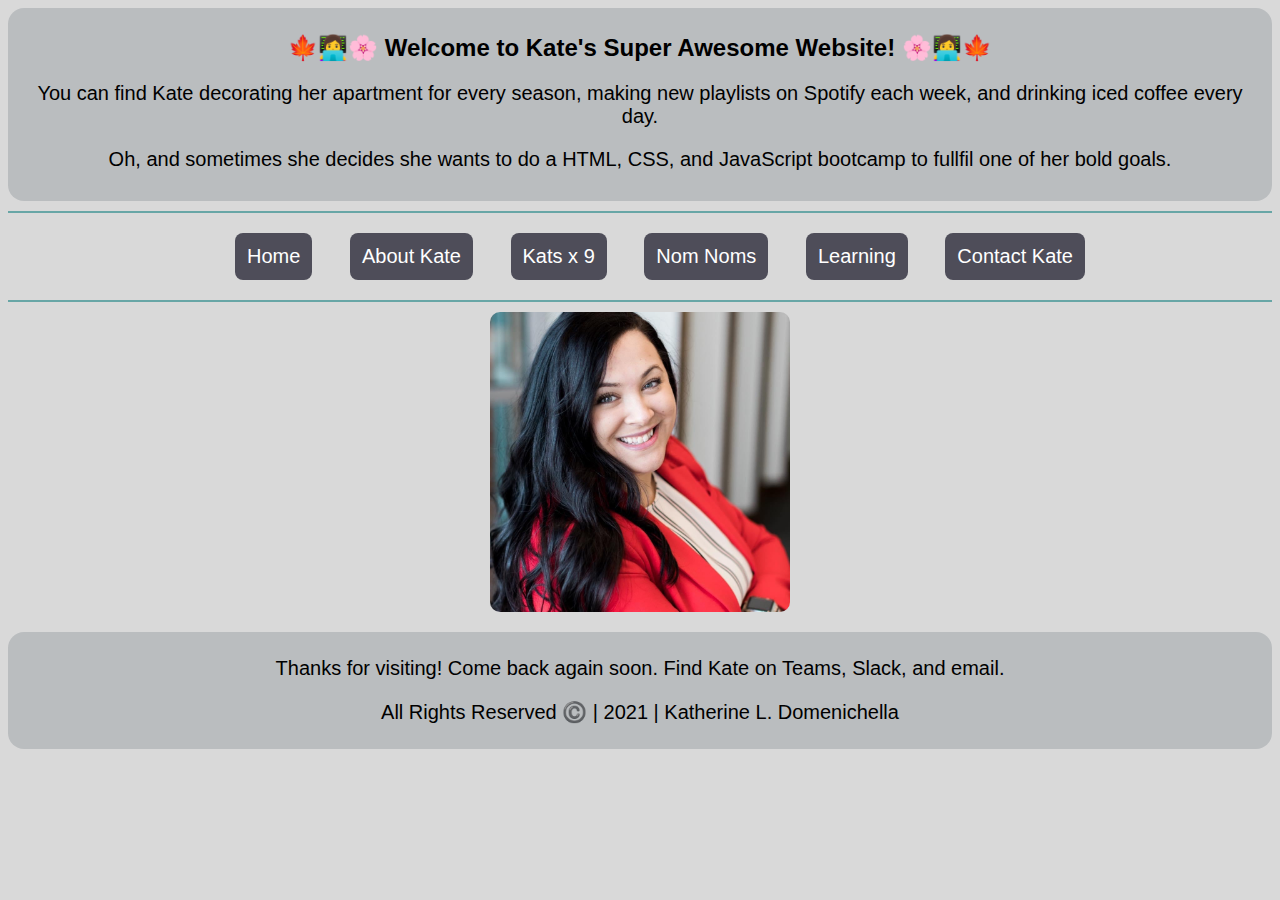
<file: index.html>
<!DOCTYPE html>
<html lang="en">
    <head>
        <meta charset="UTF-8">
        <title>Home</title>
        <link rel="stylesheet" href="./website.css">
        <link rel="preconnect" href="https://fonts.googleapis.com">
        <link rel="preconnect" href="https://fonts.gstatic.com" crossorigin>
        <link href="https://fonts.googleapis.com/css2?family=Raleway:wght@300&family=Shadows+Into+Light&display=swap" rel="stylesheet">
    </head>
    <body>
        <header>
            <h1>🍁👩‍💻🌸 Welcome to Kate's Super Awesome Website! 🌸👩‍💻🍁</h1>
            <p>You can find Kate decorating her apartment for every season, making new playlists on Spotify each week, and drinking iced coffee every day.</p><p>Oh, and sometimes she decides she wants to do a HTML, CSS, and JavaScript bootcamp to fullfil one of her bold goals.</p>
        </header>
        <nav>
            <ul>
                <li><a href="./index.html">Home</a></li>
                <li><a href="./about.html">About Kate</a></li>
                <li><a href="./cats.html">Kats x 9</a></li>
                <li><a href="./food.html">Nom Noms</a></li>
                <li><a href="./projects.html">Learning</a></li>
                <li><a href="./contact.html">Contact Kate</a></li>
            </ul>
            </nav> 
        <section class="homepage">
            <img src="./images/Headshot.jpg" height="300px" width="300px">
        </section>
    <footer>
        <p>Thanks for visiting! Come back again soon. Find Kate on Teams, Slack, and email.</p>
        <p>All Rights Reserved ©️ | 2021 | Katherine L. Domenichella</p>
    </footer>
</body>
</html>
</file>
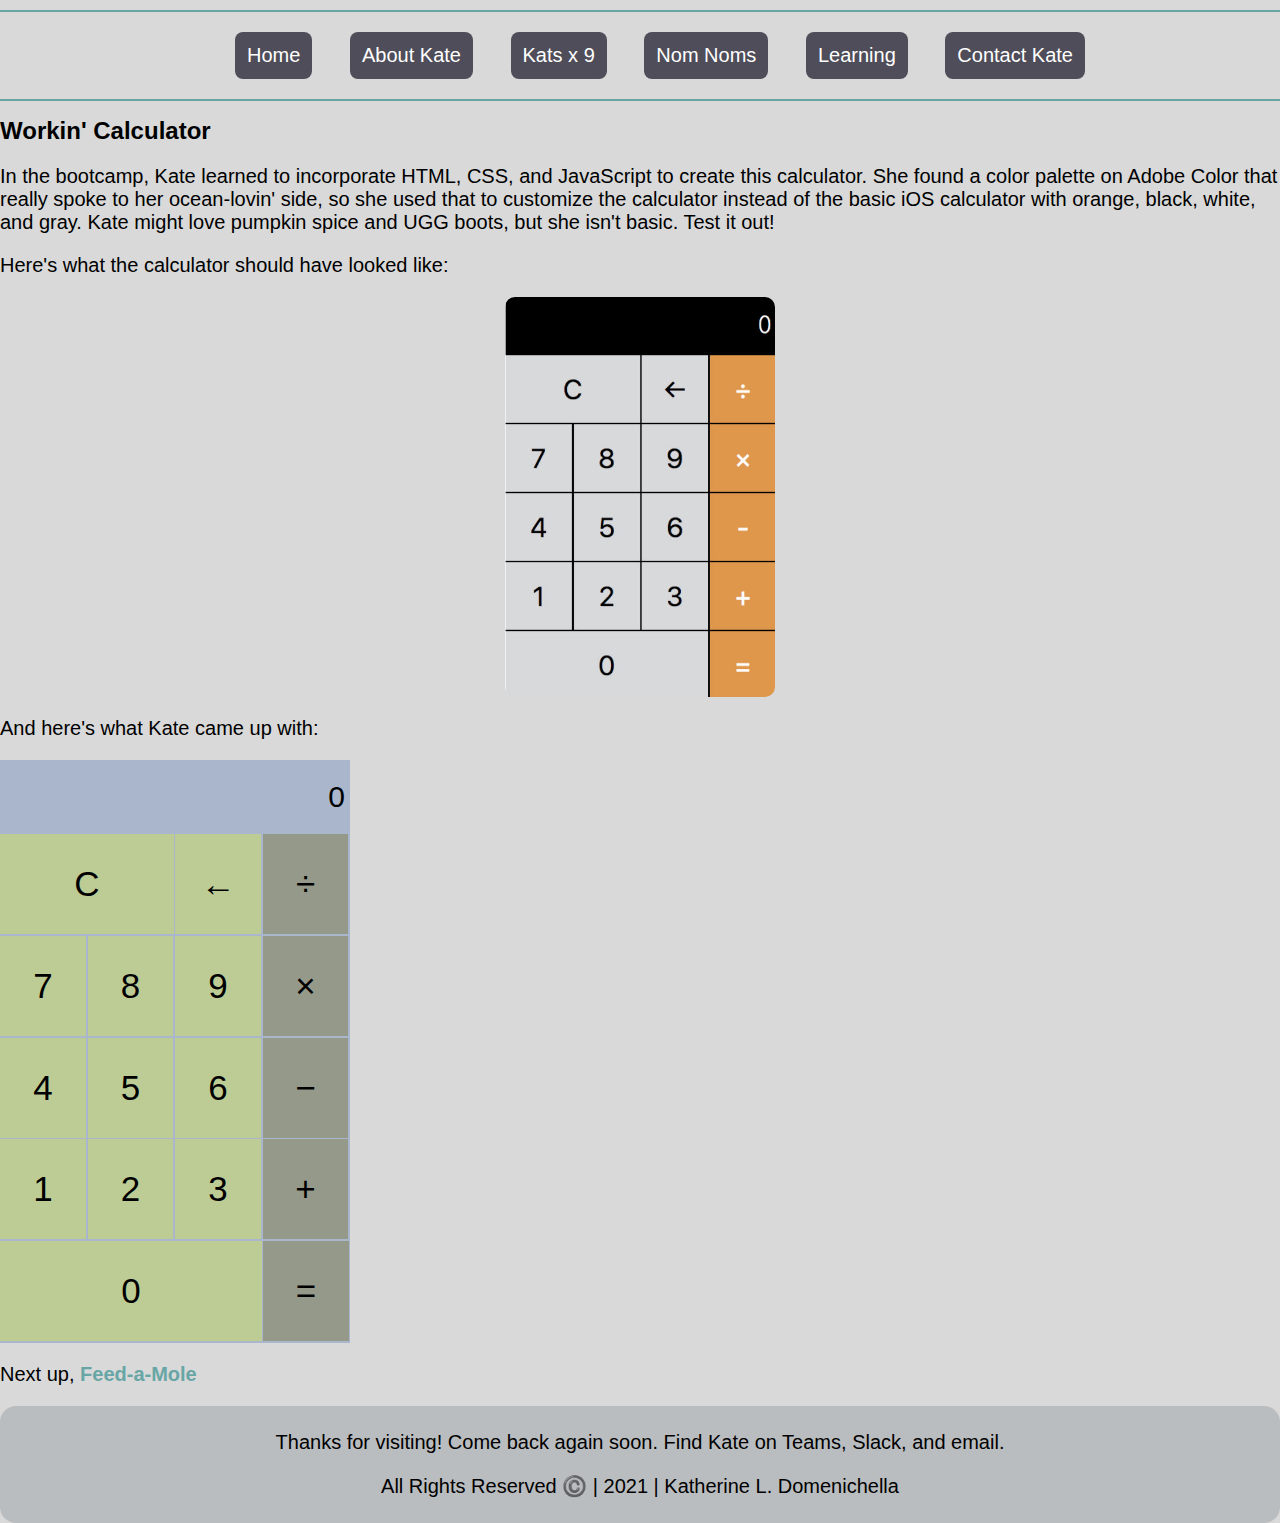
<file: calculator.html>
<!DOCTYPE html>
<html lang="en">
    <head>
        <meta charset="UTF-8">
        <title>Learning</title>
        <link rel="stylesheet" href="./calculator.css">
        <link rel="stylesheet" href="./website.css">
    </head>
    <body>
            <nav>
                <ul>
                    <li><a href="./index.html">Home</a></li>
                    <li><a href="./about.html">About Kate</a></li>
                    <li><a href="./cats.html">Kats x 9</a></li>
                    <li><a href="./food.html">Nom Noms</a></li>
                    <li><a href="./projects.html">Learning</a></li>
                    <li><a href="./contact.html">Contact Kate</a></li>
                </ul>
                </nav>
            <h1>Workin' Calculator</h1>
            <p>In the bootcamp, Kate learned to incorporate HTML, CSS, and JavaScript to create this calculator. She found a color palette on Adobe Color that really spoke to her ocean-lovin' side, so she used that to customize the calculator instead of the basic iOS calculator with orange, black, white, and gray. Kate might love pumpkin spice and UGG boots, but she isn't basic. Test it out!</p>
            <p>Here's what the calculator should have looked like:</p>
            <img src="./images/OG_Calculator.jpg" alt="Original Calculator" height="400px">
            <p>And here's what Kate came up with:</p>
                <div class="wrapper">
                    <section class="screen">
                        0
                    </section>
                    <section class="calc-buttons">
                        <div class="calc-button-row">   
                            <button class="calc-button double">C</button>
                            <button class="calc-button">&larr;</button>
                            <button class="calc-button">&divide;</button>
                        </div>
                        <div class="calc-button-row">   
                            <button class="calc-button">7</button>
                            <button class="calc-button">8</button>
                            <button class="calc-button">9</button>
                            <button class="calc-button">&times;</button>
                        </div>
                        <div class="calc-button-row">   
                            <button class="calc-button">4</button>
                            <button class="calc-button">5</button>
                            <button class="calc-button">6</button>
                            <button class="calc-button">&minus;</button>
                        </div>
                        <div class="calc-button-row">   
                            <button class="calc-button">1</button>
                            <button class="calc-button">2</button>
                            <button class="calc-button">3</button>
                            <button class="calc-button">&plus;</button>
                        </div>
                        <div class="calc-button-row"> 
                            <button class="calc-button triple">0</button>
                            <button class="calc-button">&equals;</button>
                        </div>
                        </section>
                </div>
<script src="./projects.js"></script>
<p>Next up, <a class="reglink" href="./mole.html">Feed-a-Mole</a></p>
</body>
<footer>
    <p>Thanks for visiting! Come back again soon. Find Kate on Teams, Slack, and email.</p>
    <p>All Rights Reserved ©️ | 2021 | Katherine L. Domenichella</p>
</footer>
</html>
</file>
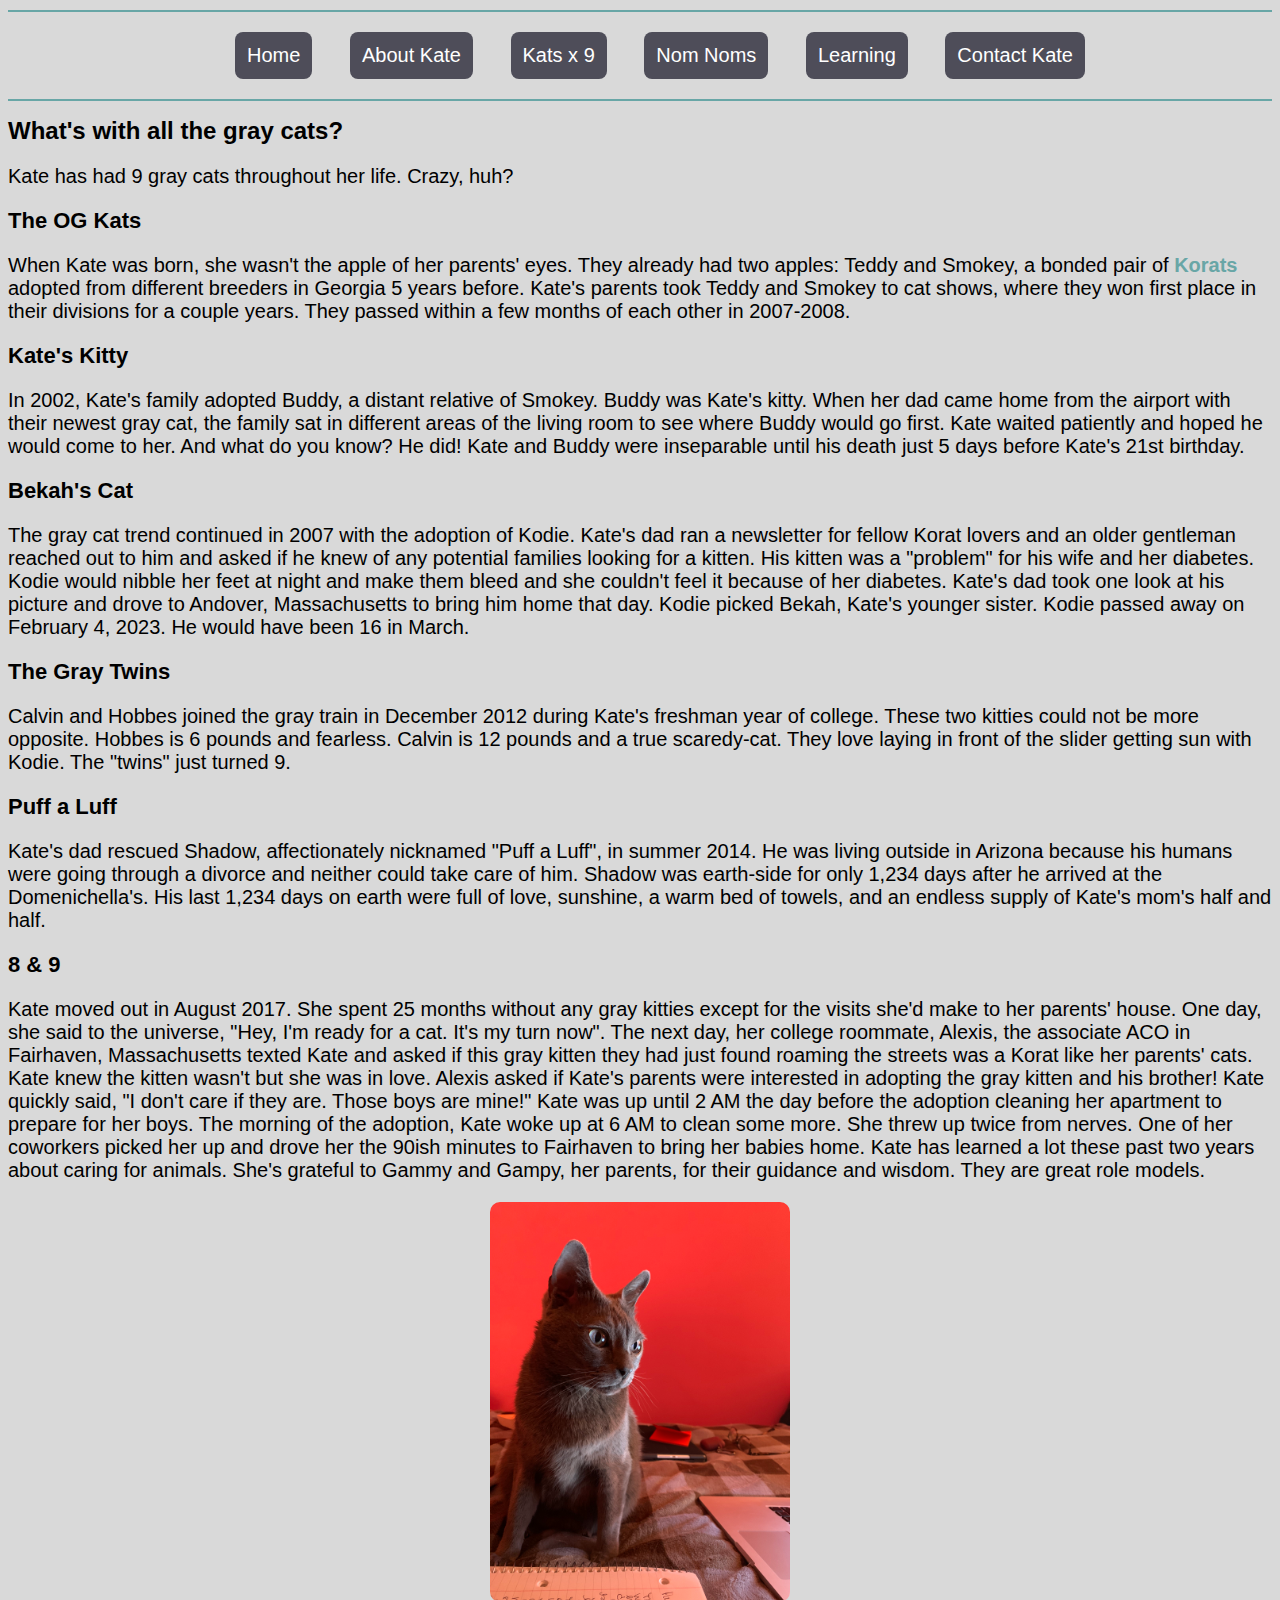
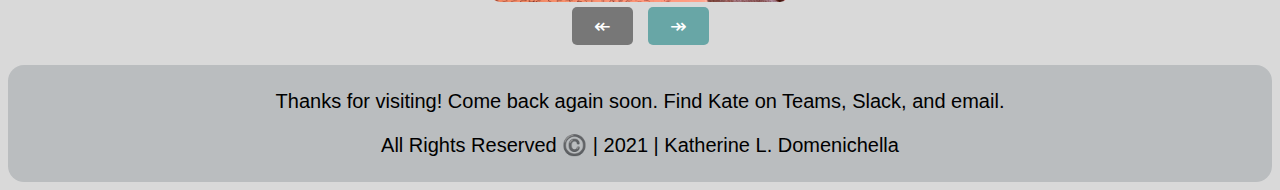
<file: cats.html>
<!DOCTYPE html>
<html lang="en">
    <head>
        <meta charset="UTF-8">
        <title>Kats x 9</title>
        <link rel="stylesheet" href="./website.css">
        <link rel="stylesheet" href="./gallery.css">
    </head>
    <body>
            <nav>
                <ul>
                    <li><a href="./index.html">Home</a></li>
                    <li><a href="./about.html">About Kate</a></li>
                    <li><a href="./cats.html">Kats x 9</a></li>
                    <li><a href="./food.html">Nom Noms</a></li>
                    <li><a href="./projects.html">Learning</a></li>
                    <li><a href="./contact.html">Contact Kate</a></li>
                </ul>
                </nav>
        <h1>What's with all the gray cats?</h1>
        <p>Kate has had 9 gray cats throughout her life. Crazy, huh?</p>
        <h2>The OG Kats</h2>
        <p>When Kate was born, she wasn't the apple of her parents' eyes. They already had two apples: Teddy and Smokey, a bonded pair of <a class="reglink" href="https://www.google.com/search?q=korat&rlz=1C1ONGR_enUS937US937&sxsrf=AOaemvKZpriGVO28A6xd4QGDqB_-5pWV-Q:1632966736809&source=lnms&tbm=isch&sa=X&ved=2ahUKEwjAw5uSy6XzAhVmlmoFHcy1AhoQ_AUoAXoECAEQAw&biw=1280&bih=577&dpr=1.5" target="_blank" rel="noopener noreferrer">Korats</a> adopted from different breeders in Georgia 5 years before. Kate's parents took Teddy and Smokey to cat shows, where they won first place in their divisions for a couple years. They passed within a few months of each other in 2007-2008.</p>
        <h2>Kate's Kitty</h2>
        <p>In 2002, Kate's family adopted Buddy, a distant relative of Smokey. Buddy was Kate's kitty. When her dad came home from the airport with their newest gray cat, the family sat in different areas of the living room to see where Buddy would go first. Kate waited patiently and hoped he would come to her. And what do you know? He did! Kate and Buddy were inseparable until his death just 5 days before Kate's 21st birthday.</p>
        <h2>Bekah's Cat</h2>
        <p>The gray cat trend continued in 2007 with the adoption of Kodie. Kate's dad ran a newsletter for fellow Korat lovers and an older gentleman reached out to him and asked if he knew of any potential families looking for a kitten. His kitten was a "problem" for his wife and her diabetes. Kodie would nibble her feet at night and make them bleed and she couldn't feel it because of her diabetes. Kate's dad took one look at his picture and drove to Andover, Massachusetts to bring him home that day. Kodie picked Bekah, Kate's younger sister. Kodie passed away on February 4, 2023. He would have been 16 in March. </p>
        <h2>The Gray Twins</h2>
        <p>Calvin and Hobbes joined the gray train in December 2012 during Kate's freshman year of college. These two kitties could not be more opposite. Hobbes is 6 pounds and fearless. Calvin is 12 pounds and a true scaredy-cat. They love laying in front of the slider getting sun with Kodie. The "twins" just turned 9.</p>
        <h2>Puff a Luff</h2>
        <p>Kate's dad rescued Shadow, affectionately nicknamed "Puff a Luff", in summer 2014. He was living outside in Arizona because his humans were going through a divorce and neither could take care of him. Shadow was earth-side for only 1,234 days after he arrived at the Domenichella's. His last 1,234 days on earth were full of love, sunshine, a warm bed of towels, and an endless supply of Kate's mom's half and half.</p>
        <h2>8 & 9</h2>
        <p>Kate moved out in August 2017. She spent 25 months without any gray kitties except for the visits she'd make to her parents' house. One day, she said to the universe, "Hey, I'm ready for a cat. It's my turn now". The next day, her college roommate, Alexis, the associate ACO in Fairhaven, Massachusetts texted Kate and asked if this gray kitten they had just found roaming the streets was a Korat like her parents' cats. Kate knew the kitten wasn't but she was in love. Alexis asked if Kate's parents were interested in adopting the gray kitten and his brother! Kate quickly said, "I don't care if they are. Those boys are mine!" Kate was up until 2 AM the day before the adoption cleaning her apartment to prepare for her boys. The morning of the adoption, Kate woke up at 6 AM to clean some more. She threw up twice from nerves. One of her coworkers picked her up and drove her the 90ish minutes to Fairhaven to bring her babies home. Kate has learned a lot these past two years about caring for animals. She's grateful to Gammy and Gampy, her parents, for their guidance and wisdom. They are great role models.</p>
        <div class="image-gallery">
            <img src="./images/kodie.JPG" alt="Kodie" class="gallery-img active"/>
            <img src="./images/calvin.JPG" alt="Calvin" class="gallery-img"/>
            <img src="./images/hobbes.JPG" alt="Hobbes" class="gallery-img"/>
            <img src="./images/parentsboys.jpg" alt="KodieCalvinHobbes" class="gallery-img"/>
            <img src="./images/buddy.jpg" alt="Buddy" class="gallery-img"/>
            <img src="./images/shadow.jpg" alt="Shadow" class="gallery-img"/>
            <img src="./images/theboysagain.jpg" alt="LouandGrey" class="gallery-img"/>
            <img src="./images/g_grey.jpg" alt="Grey" class="gallery-img"/>
            <img src="./images/g_lou.jpg" alt="Lou" class="gallery-img"/>
            <img src="./images/theboys.jpg" alt="LouandGrey" class="gallery-img"/>
            <img src="./images/g_grey_cookie.jpg" alt="Grey" class="gallery-img"/>
            <img src="./images/g_lou_cup.jpg" alt="Lou" class="gallery-img"/>
            <img src="./images/myboys.JPG" alt="LouandGrey" class="gallery-img"/>
            <img src="./images/greybie.JPG" alt="Grey" class="gallery-img"/>
            <img src="./images/poolou.JPG" alt="Lou" class="gallery-img"/>
        </div>
        <div class="btns">
            <button disabled class="btn prev">&Larr;</button>
            <button class="btn next">&Rarr;</button>
        </div>
    <script src="./gallery.js"></script>
    </body>
    <footer>
        <p>Thanks for visiting! Come back again soon. Find Kate on Teams, Slack, and email.</p>
        <p>All Rights Reserved ©️ | 2021 | Katherine L. Domenichella</p>
    </footer>
</html>
</file>
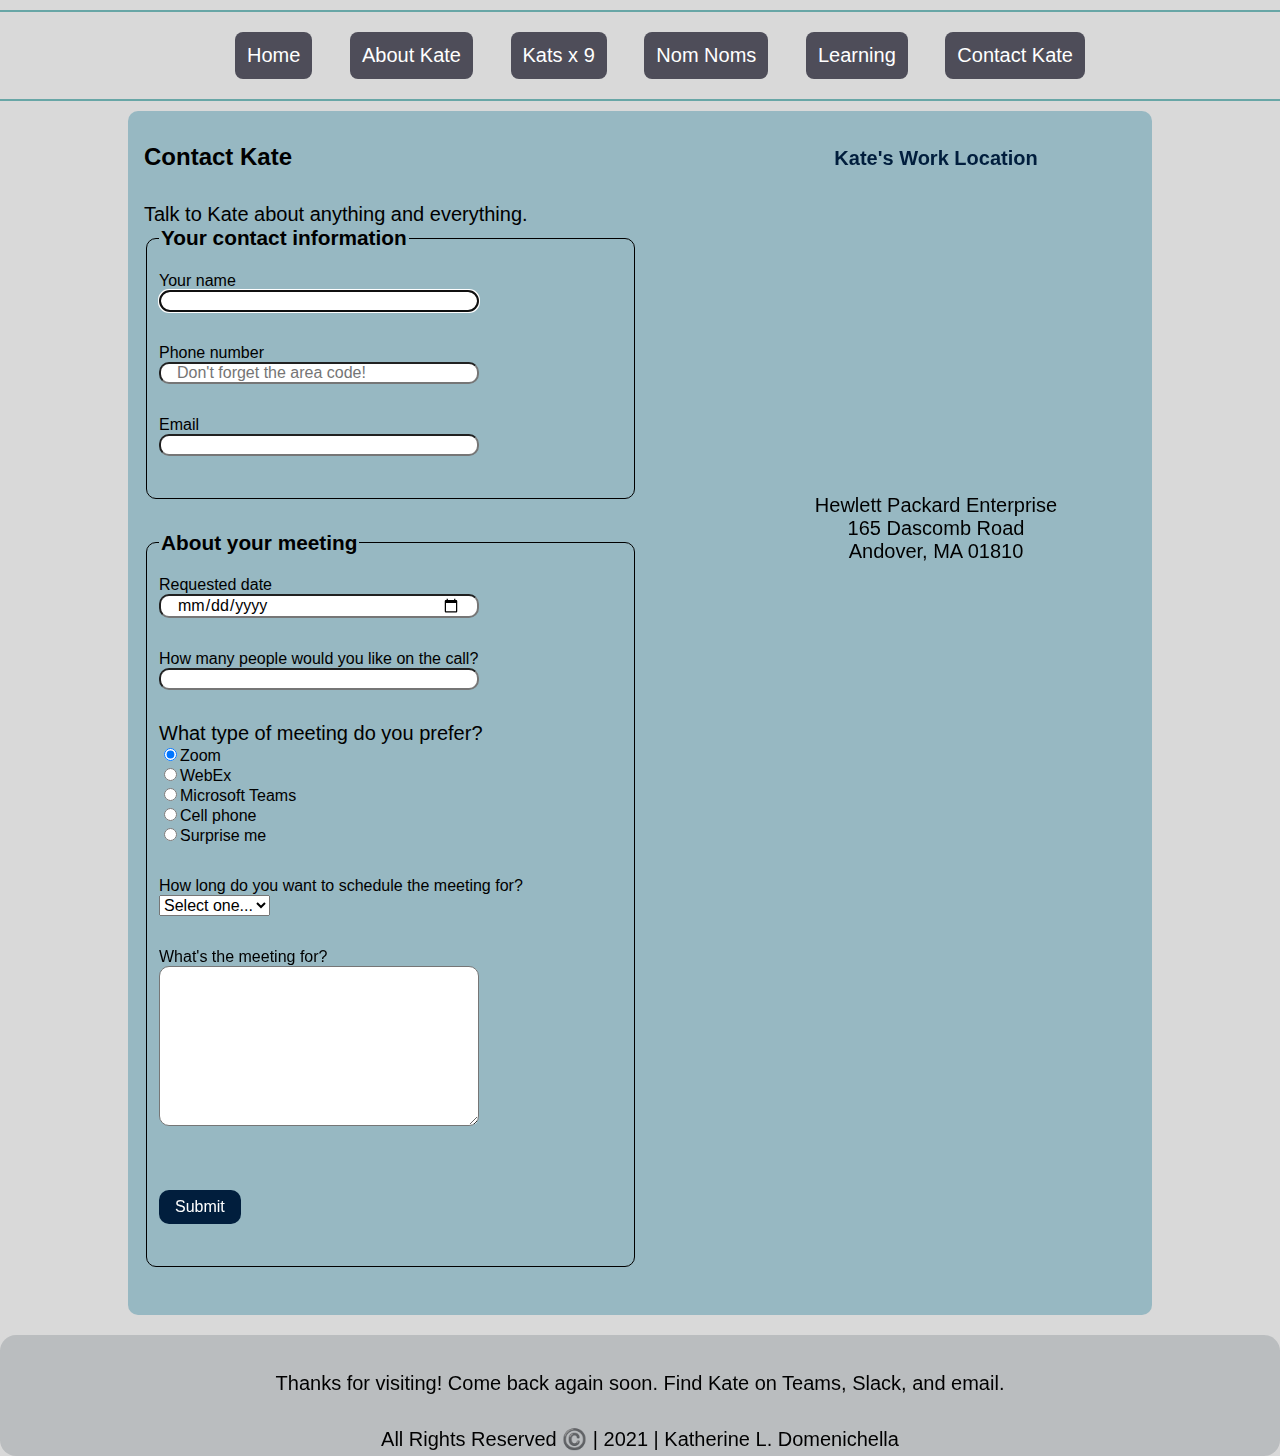
<file: contact.html>
<!DOCTYPE html>
<html lang="en">

<head>
	<meta charset="UTF-8">
	<title>Contact Kate</title>
	<link href="./forms-end.css" rel="stylesheet">
	<link href="./website.css" rel="stylesheet">
</head>

<body>
	<nav>
		<ul>
			<li><a href="./index.html">Home</a></li>
			<li><a href="./about.html">About Kate</a></li>
			<li><a href="./cats.html">Kats x 9</a></li>
			<li><a href="./food.html">Nom Noms</a></li>
			<li><a href="./projects.html">Learning</a></li>
			<li><a href="./contact.html">Contact Kate</a></li>
		</ul>
		</nav>
	<div class="wrapper">
		<section>
			<h1>Contact Kate</h1>
			<p>Talk to Kate about anything and everything.</p>
			<form method="POST" action="https://e3vwdl4bpd.execute-api.us-west-2.amazonaws.com/default/API2SES">
				<fieldset>
					<legend>Your contact information</legend>
					<label for="name">Your name </label>
					<input type="text" id="name" name="name" autofocus>
					<label for="phone">Phone number</label>
					<input type="tel" id="phone" name="phone" placeholder="Don't forget the area code!">
					<label for="email">Email</label>
					<input type="email" id="email" name="email">

				</fieldset>
				<fieldset>
					<legend>About your meeting </legend>
					<label for="date">Requested date</label>
					<input type="date" id="date" name="date">
					<label for="qty">How many people would you like on the call?</label>
					<input type="number" id="qty" name="qty" min="1" max="10">

					<p>What type of meeting do you prefer?</p>
					<label>
						<input type="radio" name="calltype" value="zoom" checked>Zoom
					</label>
					<label>
						<input type="radio" name="calltype" value="webex">WebEx
					</label>
					<label>
						<input type="radio" name="calltype" value="Teams">Microsoft Teams
					</label>
					<label>
						<input type="radio" name="calltype" value="phone">Cell phone
					</label>
					<label>
						<input type="radio" name="calltype" value="any">Surprise me
					</label>

					<label for="mtgtime">How long do you want to schedule the meeting for?</label>
					<select id="mtgtime" name="mtgtime">
						<option selected>Select one...</option>
						<option value="15min">15 minutes</option>
						<option value="30min">30 minutes</option>
						<option value="45min">45 minutes</option>
						<option value="60min">60 minutes</option>
					</select>

					<label for="comments">What's the meeting for?</label>
					<textarea id="comments" name="comments"></textarea>
                    <button type="submit">Submit</button>
				</fieldset>
			</form>

		</section>
		<aside>
			<h3>Kate's Work Location</h3>
			<iframe src="https://www.google.com/maps/embed?pb=!1m18!1m12!1m3!1d2935.7210111241507!2d-71.18380148537811!3d42.624872526330904!2m3!1f0!2f0!3f0!3m2!1i1024!2i768!4f13.1!3m3!1m2!1s0x89e309db81ce56b1%3A0x9f1b33c570dbdcae!2sHewlett%20Packard%20Enterprise!5e0!3m2!1sen!2sus!4v1633277075510!5m2!1sen!2sus" width="400" height="300" style="border:0;" allowfullscreen="" loading="lazy"></iframe>
			<address>
				Hewlett Packard Enterprise <br>
				165 Dascomb Road <br>
				Andover, MA 01810
			</address>
		</aside>
	</div>
	<script src="./forms.js"></script>
</body>
<footer>
	<p>Thanks for visiting! Come back again soon. Find Kate on Teams, Slack, and email.</p>
	<p>All Rights Reserved ©️ | 2021 | Katherine L. Domenichella</p>
</footer>
</html>
</file>
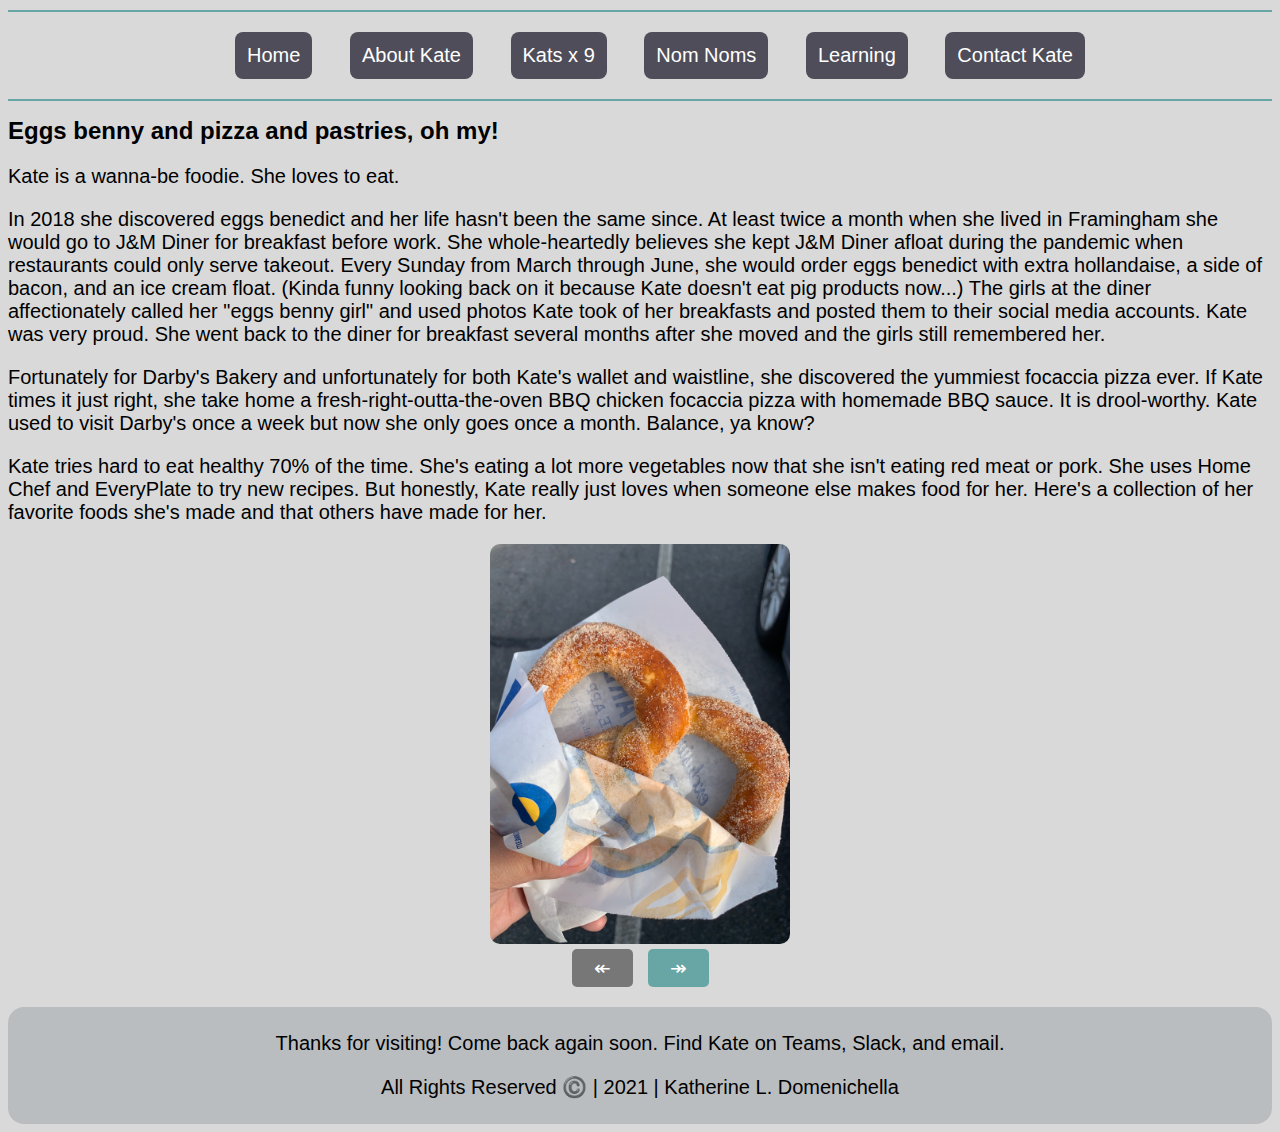
<file: food.html>
<!DOCTYPE html>
<html lang="en">
    <head>
        <meta charset="UTF-8">
        <title>Nom Noms</title>
        <link rel="stylesheet" href="./website.css">
        <link rel="stylesheet" href="./styles.css">
        <link rel="stylesheet" href="./gallery.css">
    </head>
    <body>
            <nav>
                <ul>
                    <li><a href="./index.html">Home</a></li>
                    <li><a href="./about.html">About Kate</a></li>
                    <li><a href="./cats.html">Kats x 9</a></li>
                    <li><a href="./food.html">Nom Noms</a></li>
                    <li><a href="./projects.html">Learning</a></li>
                    <li><a href="./contact.html">Contact Kate</a></li>
                </ul>
                </nav>
        <h1>Eggs benny and pizza and pastries, oh my!</h1>
        <section>
            <p>Kate is a wanna-be foodie. She loves to eat.</p>
        <p>In 2018 she discovered eggs benedict and her life hasn't been the same since. At least twice a month when she lived in Framingham she would go to J&M Diner for breakfast before work. She whole-heartedly believes she kept J&M Diner afloat during the pandemic when restaurants could only serve takeout. Every Sunday from March through June, she would order eggs benedict with extra hollandaise, a side of bacon, and an ice cream float. (Kinda funny looking back on it because Kate doesn't eat pig products now...) The girls at the diner affectionately called her "eggs benny girl" and used photos Kate took of her breakfasts and posted them to their social media accounts. Kate was very proud. She went back to the diner for breakfast several months after she moved and the girls still remembered her. </p>
        <p>Fortunately for Darby's Bakery and unfortunately for both Kate's wallet and waistline, she discovered the yummiest focaccia pizza ever. If Kate times it just right, she take home a fresh-right-outta-the-oven BBQ chicken focaccia pizza with homemade BBQ sauce. It is drool-worthy. Kate used to visit Darby's once a week but now she only goes once a month. Balance, ya know?</p>
        <p>Kate tries hard to eat healthy 70% of the time. She's eating a lot more vegetables now that she isn't eating red meat or pork. She uses Home Chef and EveryPlate to try new recipes. But honestly, Kate really just loves when someone else makes food for her. Here's a collection of her favorite foods she's made and that others have made for her.</p>
        <div class="image-gallery">
            <img src="./images/auntieanniepretzel.jpg" alt="Auntie Annie pretzel" title="Auntie Annie's cinnamon sugar pretzel" class="gallery-img active"/>
            <img src="./images/g_egg_muffins.jpg" alt="homemade egg muffins" title="Homemade egg muffin cups" class="gallery-img"/>
            <img src="./images/g_eggs_benny.jpg" alt="Diner eggs benny" title="Diner eggs benny" class="gallery-img"/>
            <img src="./images/cookies.jpg" alt="Homemade cookies" title="Homemade cookies" class="gallery-img"/>
            <img src="./images/g_fried_pickles.jpg" alt="Fried pickles" title="Fried pickles" class="gallery-img"/>
            <img src="./images/cupcake.jpg" alt="Vanilla cupcake with chocolate frosting" title="Vanilla cupcake with chocolate frosting" class="gallery-img"/>
            <img src="./images/g_homemade_pizza.jpg" alt="Homemade pizza" title="Homemade pizza" class="gallery-img"/>
            <img src="./images/gspretzels.jpg" alt="Girl Scout pretzels" title="Girl Scout pretzels" class="gallery-img"/>
            <img src="./images/g_loaded_waffle_fries.jpg" alt="Loaded waffle fries" title="Loaded waffle fries" class="gallery-img"/>
            <img src="./images/pretzelbites.jpg" alt="Pretzel bites" title="Pretzel bites" class="gallery-img"/>
            <img src="./images/g_homemade_hm.jpg" alt="Homemade honey mustard" title="Homemade honey mustard" class="gallery-img"/>
            <img src="./images/shakesshakes.JPG" alt="Sister shakes" title="Sister shakes" class="gallery-img"/>
            <img src="./images/pizzaandveggies.jpg" alt="Pizza with a side of veggies" title="Pizza with veggies" class="gallery-img"/>
            <img src="./images/strawberrycupcake.JPG" alt="Strawberry cupcake" title="Strawberry cupcakes" class="gallery-img"/>
            <img src="./images/pumpkinspice.jpg" alt="First PS coffee of the season" title="Pumpkin spice iced coffee" class="gallery-img"/>
            <img src="./images/shake.jpg" alt="J&M Diner shake" title="J&M Diner shake" class="gallery-img"/>
        </div>
        <div class="btns">
            <button disabled class="btn prev">&Larr;</button>
            <button class="btn next">&Rarr;</button>
        </div>
        <script src="./gallery.js"></script>
        </section>
    </body>
    <footer>
        <p>Thanks for visiting! Come back again soon. Find Kate on Teams, Slack, and email.</p>
        <p>All Rights Reserved ©️ | 2021 | Katherine L. Domenichella</p>
    </footer>
</html>
</file>
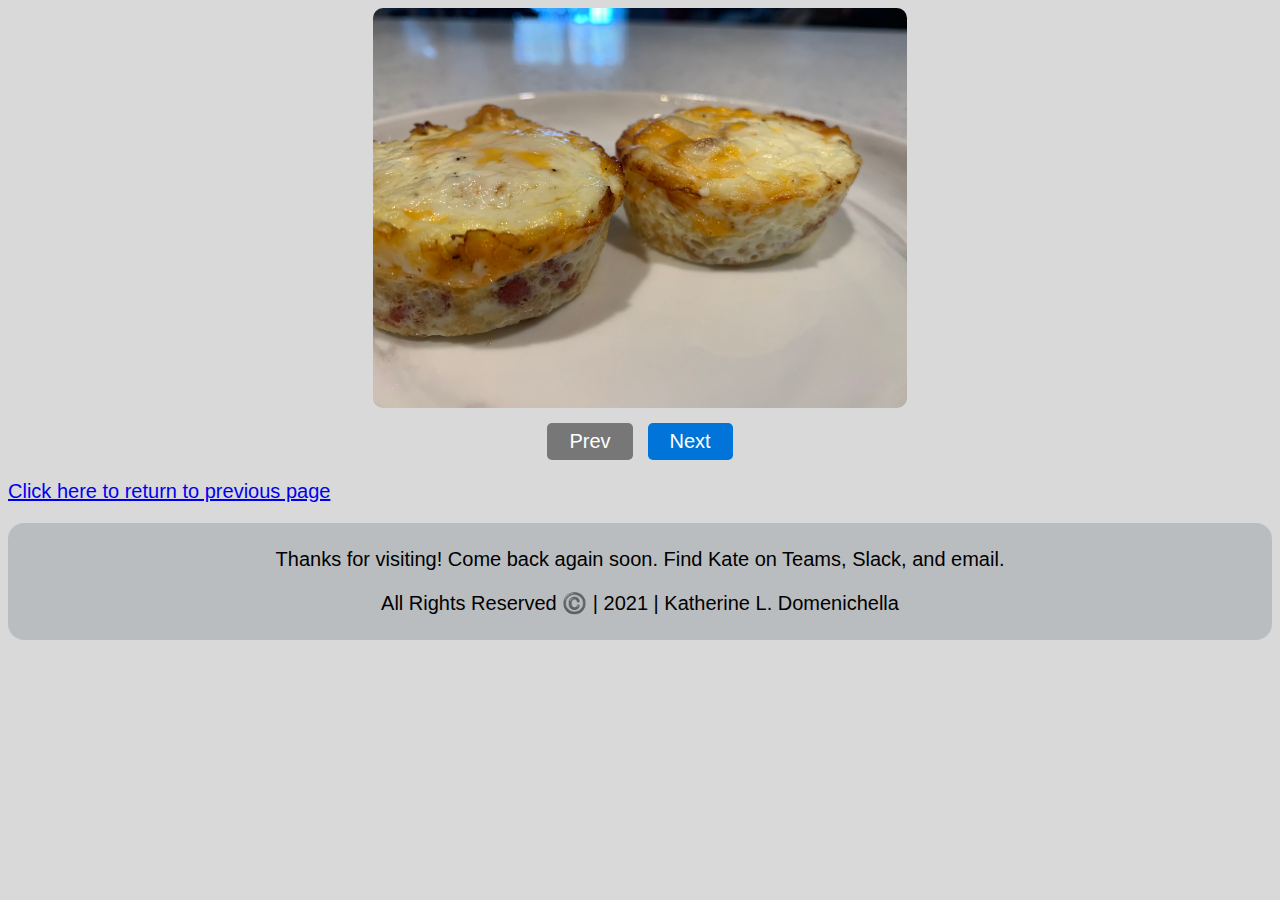
<file: foodpics.html>
<!DOCTYPE html>
<html lang="en">
    <head>
        <meta charset = "UTF-8">
        <meta name="viewport" content="width=device-width,initial-scale=1.0">
        <meta http-equiv="X-UA-Compatible" content="ie-edge">
        <title>Lou and Grey Photo Gallery</title>
        <link rel="stylesheet" href="./styles.css">
        <link rel="stylesheet" href="./website.css">
    </head>
    <body>
        <div class="image-gallery">
            <img src="./images/g_egg_muffins.jpg" alt="homemade egg muffins" title="Homemade egg muffin cups" class="gallery-img active"/>
            <img src="./images/auntieanniepretzel.jpg" alt="Auntie Annie pretzel" title="Auntie Annie's cinnamon sugar pretzel" class="gallery-img"/>
            <img src="./images/g_eggs_benny.jpg" alt="Diner eggs benny" title="Diner eggs benny" class="gallery-img"/>
            <img src="./images/cookies.jpg" alt="Homemade cookies" title="Homemade cookies" class="gallery-img"/>
            <img src="./images/g_fried_pickles.jpg" alt="Fried pickles" title="Fried pickles" class="gallery-img"/>
            <img src="./images/cupcake.jpg" alt="Vanilla cupcake with chocolate frosting" title="Vanilla cupcake with chocolate frosting" class="gallery-img"/>
            <img src="./images/g_homemade_pizza.jpg" alt="Homemade pizza" title="Homemade pizza" class="gallery-img"/>
            <img src="./images/gspretzels.jpg" alt="Girl Scout pretzels" title="Girl Scout pretzels" class="gallery-img"/>
            <img src="./images/g_loaded_waffle_fries.jpg" alt="Loaded waffle fries" title="Loaded waffle fries" class="gallery-img"/>
            <img src="./images/pretzelbites.jpg" alt="Pretzel bites" title="Pretzel bites" class="gallery-img"/>
            <img src="./images/g_homemade_hm.jpg" alt="Homemade honey mustard" title="Homemade honey mustard" class="gallery-img"/>
            <img src="./images/shakesshakes.JPG" alt="Sister shakes" title="Sister shakes" class="gallery-img"/>
            <img src="./images/pizzaandveggies.jpg" alt="Pizza with a side of veggies" title="Pizza with veggies" class="gallery-img"/>
            <img src="./images/strawberrycupcake.JPG" alt="Strawberry cupcake" title="Strawberry cupcakes" class="gallery-img"/>
            <img src="./images/pumpkinspice.jpg" alt="First PS coffee of the season" title="Pumpkin spice iced coffee" class="gallery-img"/>
            <img src="./images/shake.jpg" alt="J&M Diner shake" title="J&M Diner shake" class="gallery-img"/>
        </div>
        <div class="btns">
            <button disabled class="btn prev">Prev</button>
            <button class="btn next">Next</button>
        </div>
        <script src="./gallery.js"></script>
        <p><a href="./food.html">Click here to return to previous page</a></p>
    </body>
    <footer>
        <p>Thanks for visiting! Come back again soon. Find Kate on Teams, Slack, and email.</p>
        <p>All Rights Reserved ©️ | 2021 | Katherine L. Domenichella</p>
    </footer>
</html>
</file>
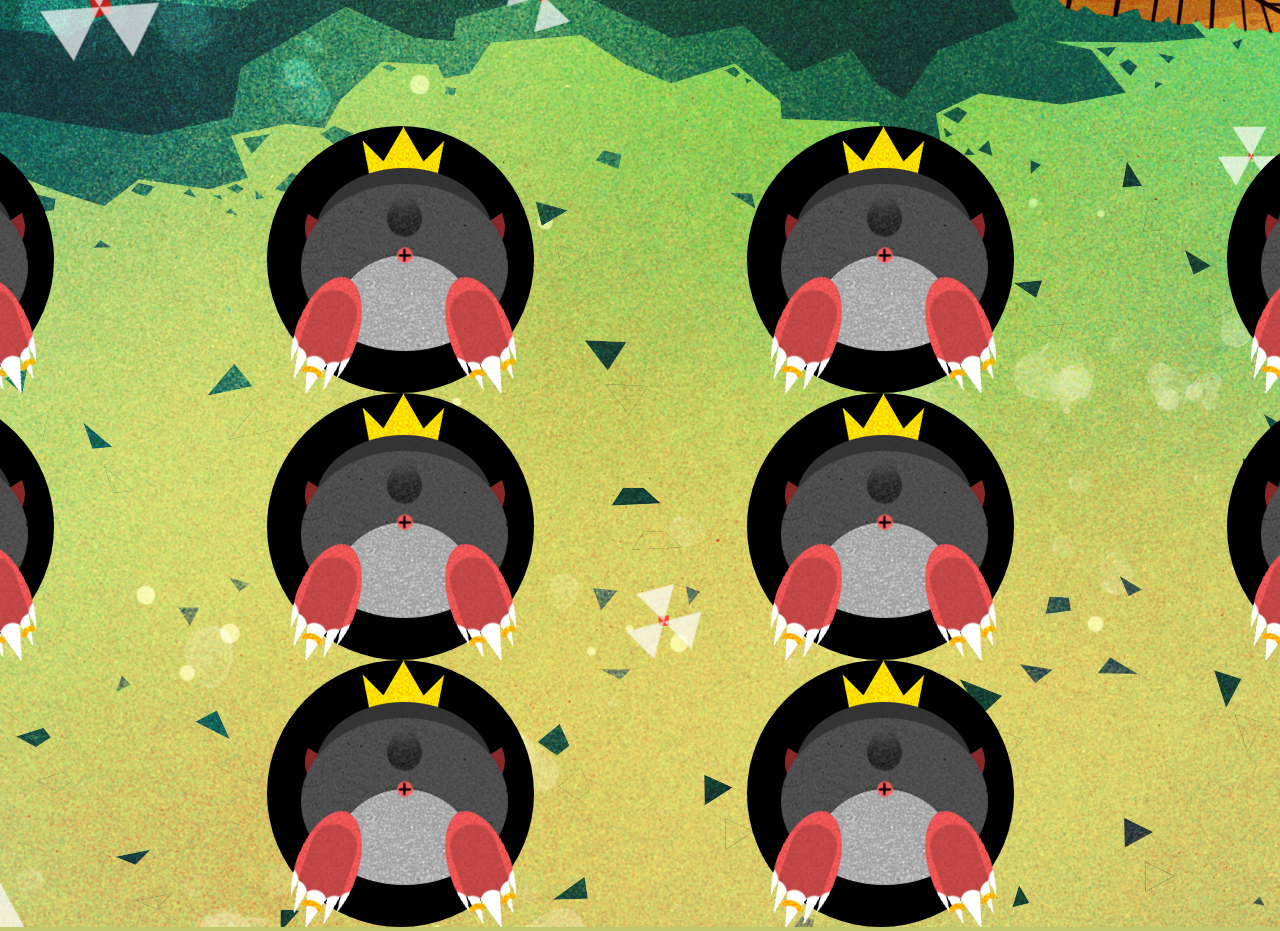
<file: mole.html>
<!DOCTYPE html>
<html lang="en">

<head>
  <meta charset="UTF-8">
  <meta name="viewport" content="width=device-width, initial-scale=1.0">
  <meta http-equiv="X-UA-Compatible" content="ie=edge">
  <title>Feed-a-Mole</title>
  <link rel="stylesheet" href="./mole.css">
</head>

<body>
  <section class="bg">
    <div class="worm-box">
      <div style="width: 5%" class="worm-container">
        <img class="worm" src="./mole_images/worm.png" alt="worm meter">
      </div>
    </div>
    <div class="hole-container">
      <div class="hole" id="hole-0"><img data-index="0" src="./mole_images/king-mole-hungry.png" alt="mole" class="mole"></div>
    </div>
    <div class="hole-container">
      <div class="hole" id="hole-1"><img data-index="1" src="./mole_images/king-mole-fed.png" alt="mole" class="mole"></div>
    </div>
    <div class="hole-container">
      <div class="hole" id="hole-2"><img data-index="2" src="./mole_images/king-mole-hungry.png" alt="mole" class="mole"></div>
    </div>
    <div class="hole-container">
      <div class="hole" id="hole-3"><img data-index="3" src="./mole_images/king-mole-sad.png" alt="mole" class="mole"></div>
    </div>
    <div class="hole-container">
      <div class="hole" id="hole-4"><img data-index="4" src="./mole_images/king-mole-leaving.png" alt="mole" class="mole"></div>
    </div>
    <div class="hole-container">
      <div class="hole" id="hole-5"><img data-index="5" src="./mole_images/mole-hungry.png" alt="mole" class="mole"></div>
    </div>
    <div class="hole-container">
      <div class="hole" id="hole-6"><img data-index="6" src="./mole_images/mole-fed.png" alt="mole" class="mole"></div>
    </div>
    <div class="hole-container">
      <div class="hole" id="hole-7"><img data-index="7" src="./mole_images/mole-sad.png" alt="mole" class="mole"></div>
    </div>
    <div class="hole-container">
      <div class="hole" id="hole-8"><img data-index="8" src="./mole_images/mole-leaving.png" alt="mole" class="mole"></div>
    </div>
    <div class="hole-container">
      <div class="hole" id="hole-9"><img data-index="9" src="./mole_images/mole-hungry.png" alt="happy mole" class="mole"></div>
    </div>
  </section>
  <img class="win" src="./mole_images/win.png" alt="mole">
  <script src="./mole.js"></script>
</body>
</html>
</file>
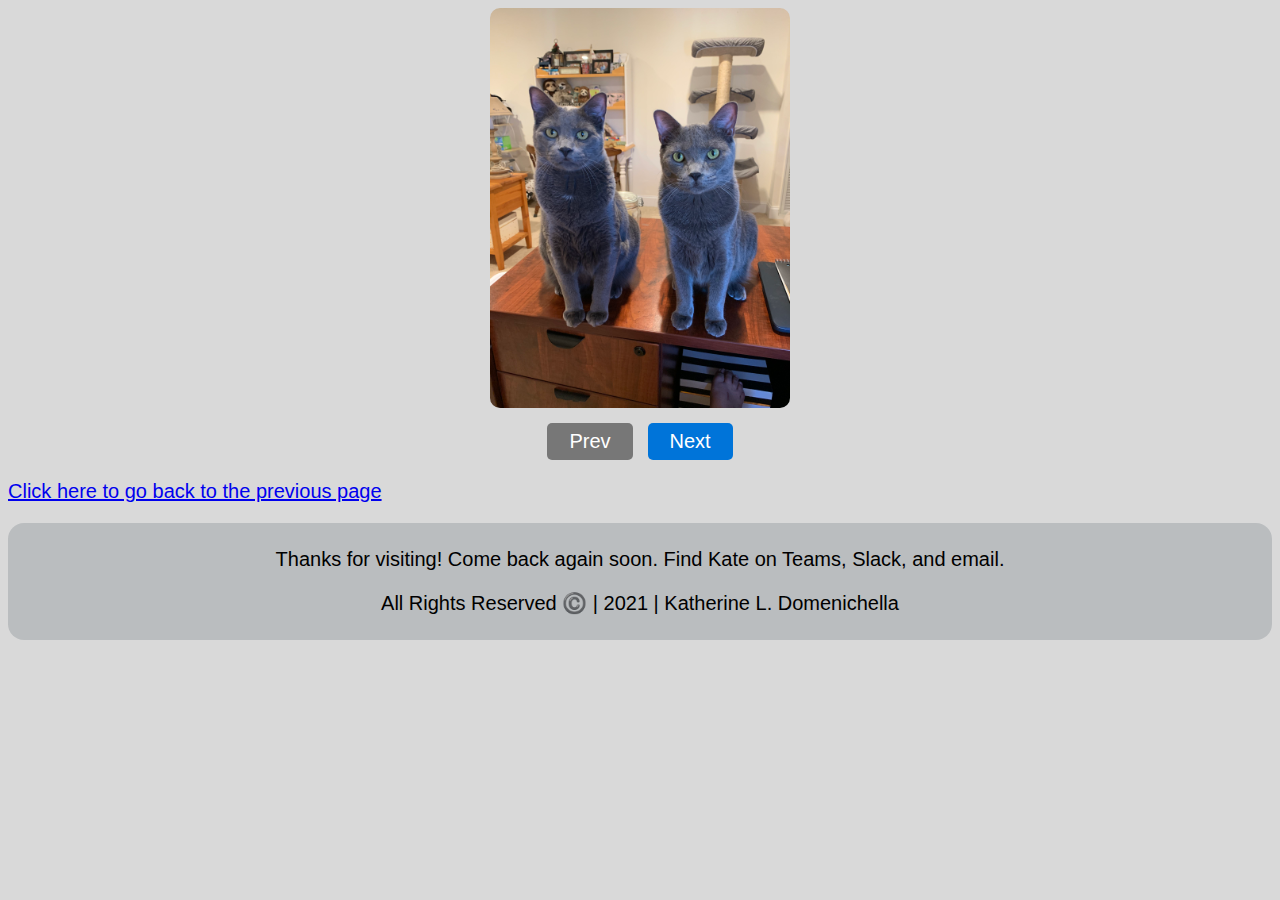
<file: myboys.html>
<!DOCTYPE html>
<html lang="en">
    <head>
        <meta charset = "UTF-8">
        <meta name="viewport" content="width=device-width,initial-scale=1.0">
        <meta http-equiv="X-UA-Compatible" content="ie-edge">
        <title>Lou and Grey Photo Gallery</title>
        <link rel="stylesheet" href="./styles.css">
        <link rel="stylesheet" href="./website.css">
    </head>
    <body>
        <div class="image-gallery">
            <img src="./images/theboysagain.jpg" alt="LouandGrey" class="gallery-img active"/>
            <img src="./images/g_grey.jpg" alt="Grey" class="gallery-img"/>
            <img src="./images/g_lou.jpg" alt="Lou" class="gallery-img"/>
            <img src="./images/theboys.jpg" alt="LouandGrey" class="gallery-img"/>
            <img src="./images/g_grey_cookie.jpg" alt="Grey" class="gallery-img"/>
            <img src="./images/g_lou_cup.jpg" alt="Lou" class="gallery-img"/>
            <img src="./images/myboys.JPG" alt="LouandGrey" class="gallery-img"/>
            <img src="./images/greybie.JPG" alt="Grey" class="gallery-img"/>
            <img src="./images/poolou.JPG" alt="Lou" class="gallery-img"/>
        </div>
        <div class="btns">
            <button disabled class="btn prev">Prev</button>
            <button class="btn next">Next</button>
        </div>
        <p><a href="./cats.html">Click here to go back to the previous page</a></p>
        <script src="./gallery.js"></script>
    </body>
    <footer>
        <p>Thanks for visiting! Come back again soon. Find Kate on Teams, Slack, and email.</p>
        <p>All Rights Reserved ©️ | 2021 | Katherine L. Domenichella</p>
    </footer>
</html>
</file>
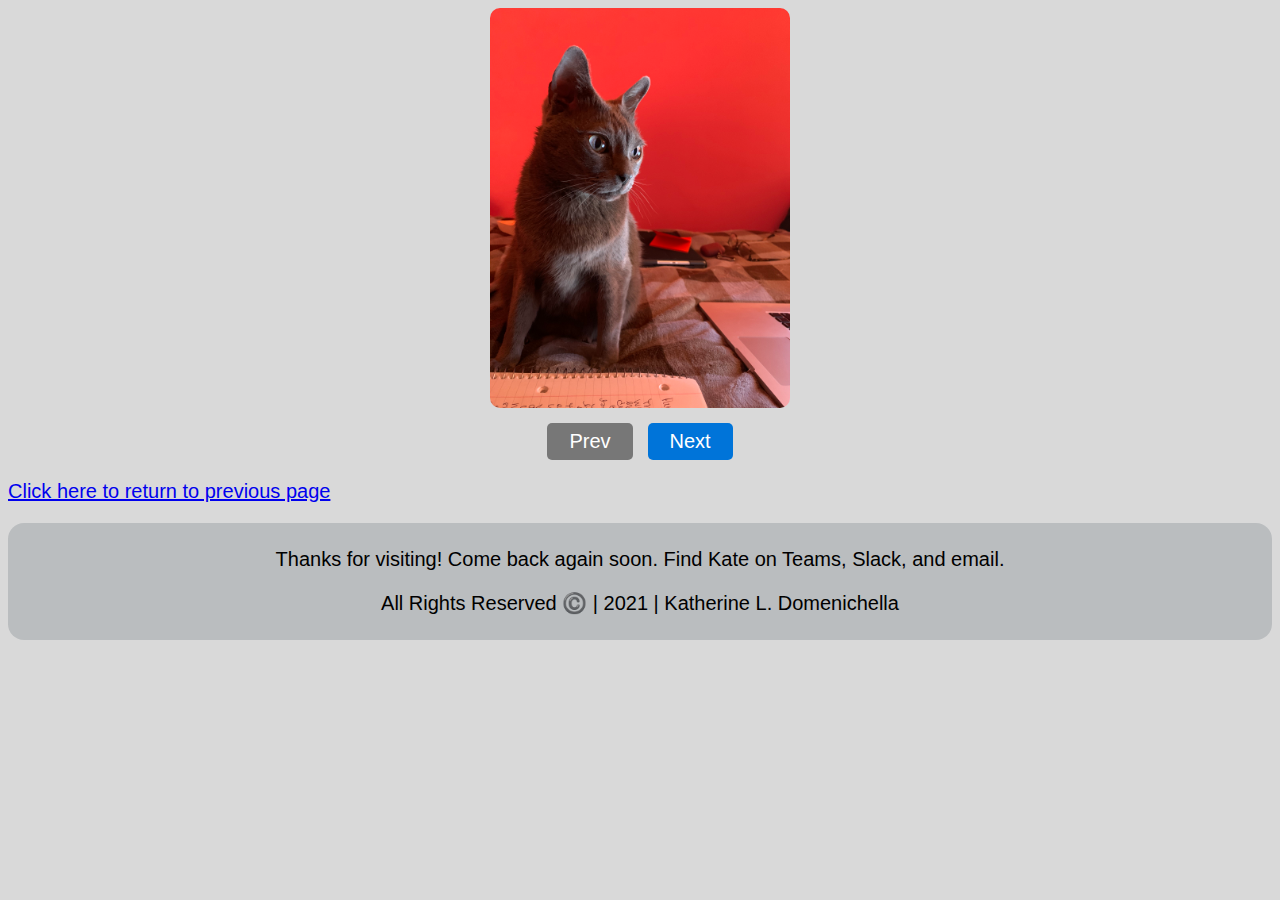
<file: parentsboys.html>
<!DOCTYPE html>
<html lang="en">
    <head>
        <meta charset = "UTF-8">
        <meta name="viewport" content="width=device-width,initial-scale=1.0">
        <meta http-equiv="X-UA-Compatible" content="ie-edge">
        <title>Kodie, Calvin, and Hobbes Photo Gallery</title>
        <link rel="stylesheet" href="./styles.css">
        <link rel="stylesheet" href="./website.css">
    </head>
    <body>
        <div class="image-gallery">
            <img src="./images/kodie.JPG" alt="Kodie" class="gallery-img active"/>
            <img src="./images/calvin.JPG" alt="Calvin" class="gallery-img"/>
            <img src="./images/hobbes.JPG" alt="Hobbes" class="gallery-img"/>
            <img src="./images/parentsboys.jpg" alt="KodieCalvinHobbes" class="gallery-img"/>
            <img src="./images/buddy.jpg" alt="Buddy" class="gallery-img"/>
            <img src="./images/shadow.jpg" alt="Shadow" class="gallery-img"/>
        </div>
        <div class="btns">
            <button disabled class="btn prev">Prev</button>
            <button class="btn next">Next</button>
        </div>
        <p><a href="./cats.html">Click here to return to previous page</a></p>
        <script src="./gallery.js"></script>
    </body>
    <footer>
        <p>Thanks for visiting! Come back again soon. Find Kate on Teams, Slack, and email.</p>
        <p>All Rights Reserved ©️ | 2021 | Katherine L. Domenichella</p>
    </footer>
</html>
</file>
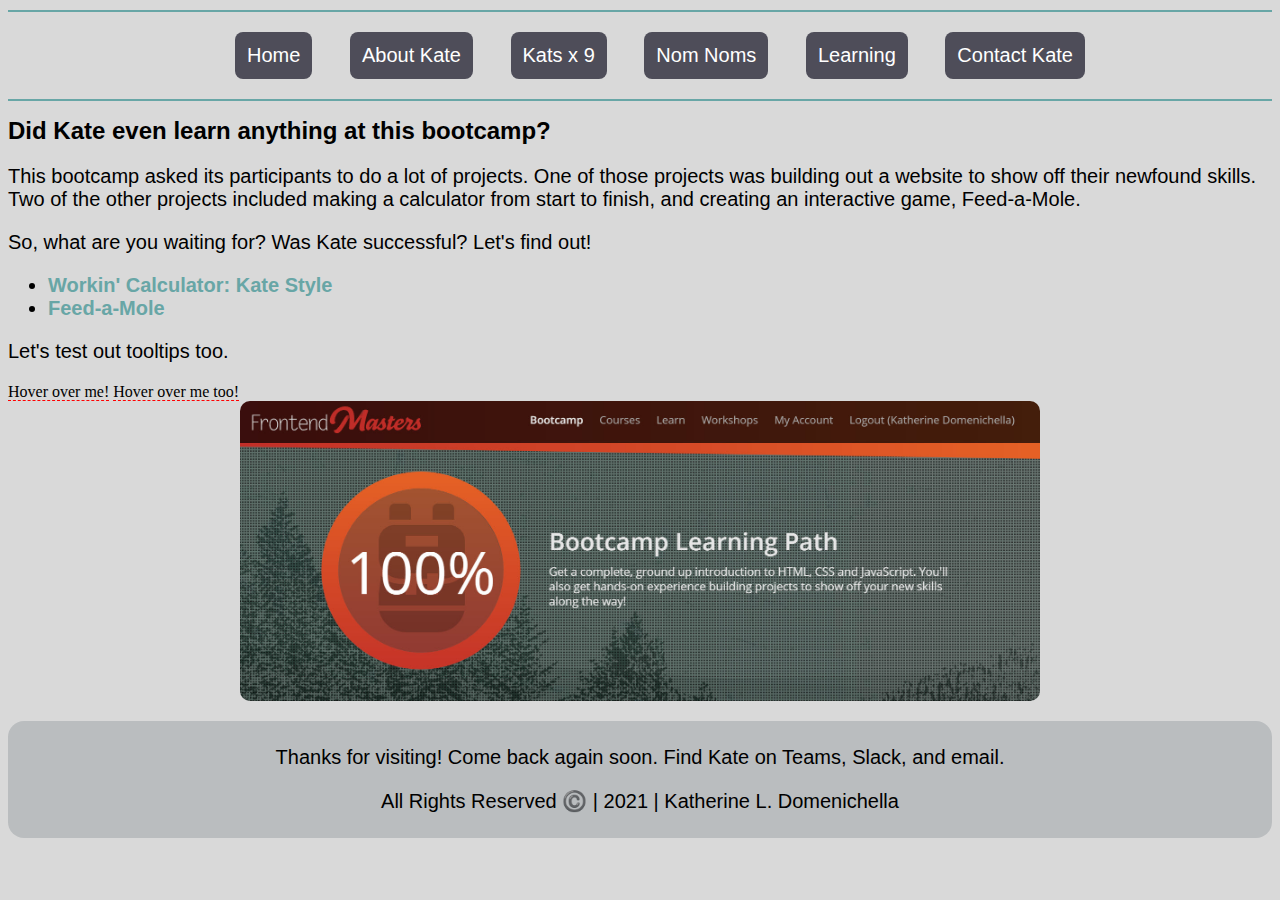
<file: projects.html>
<!DOCTYPE html>
<html lang="en">
    <head>
        <meta charset="UTF-8">
        <title>Learning</title>
        <link rel="stylesheet" href="./website.css">
    </head>
    <body>
            <nav>
                <ul>
                    <li><a href="./index.html">Home</a></li>
                    <li><a href="./about.html">About Kate</a></li>
                    <li><a href="./cats.html">Kats x 9</a></li>
                    <li><a href="./food.html">Nom Noms</a></li>
                    <li><a href="./projects.html">Learning</a></li>
                    <li><a href="./contact.html">Contact Kate</a></li>
                </ul>
                </nav>
        <h1>Did Kate even learn anything at this bootcamp?</h1>
        <p>This bootcamp asked its participants to do a lot of projects. One of those projects was building out a website to show off their newfound skills. Two of the other projects included making a calculator from start to finish, and creating an interactive game, Feed-a-Mole. </p>
        <p>So, what are you waiting for? Was Kate successful? Let's find out!</p>
        <ul>
            <li><a class="reglink" href="./calculator.html">Workin' Calculator: Kate Style</a></li>
            <li><a class="reglink" href="./mole.html">Feed-a-Mole</a></li>
        </ul>
		<p>Let's test out tooltips too.</p>
		<span data-text="Thanks for hovering! I'm a tooltip." class="tooltip">Hover over me!</span>
		<span data-text="Thanks for hovering! I'm a tooltip to the left." class="tooltip left">Hover over me too!</span>
        <img src="./images/Bootcamp_Completion.jpg" height="300px" width="800px">
</body>
<footer>
    <p>Thanks for visiting! Come back again soon. Find Kate on Teams, Slack, and email.</p>
    <p>All Rights Reserved ©️ | 2021 | Katherine L. Domenichella</p>
</footer>
</html>
</file>
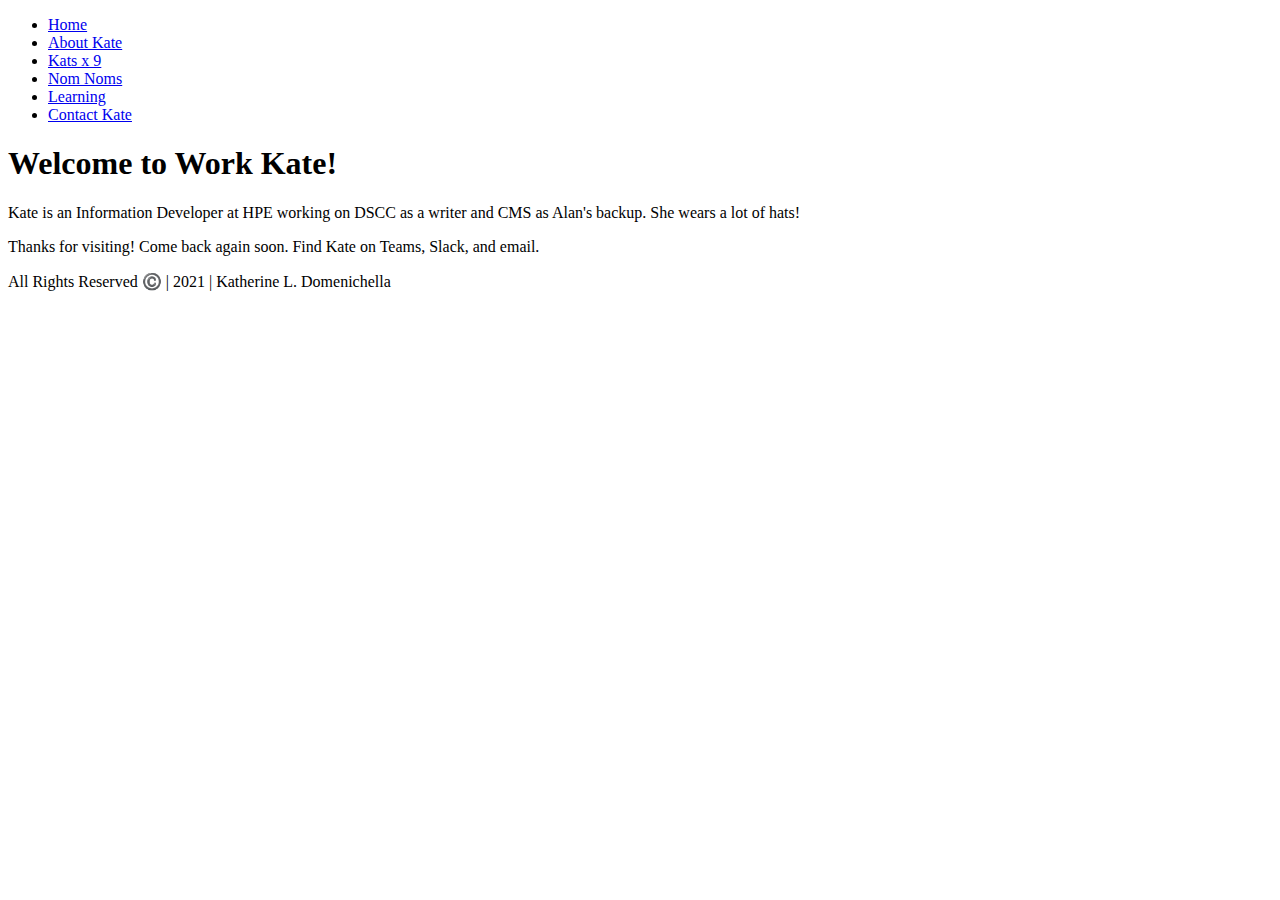
<file: work.html>
<!DOCTYPE html>
<html lang="en">
    <head>
        <meta charset="UTF-8">
        <title>Work Kate</title>
        <link>
    </head>
    <body>
        <header>
            <nav>
                <ul>
                    <li><a href="./index.html">Home</a></li>
                    <li><a href="./about.html">About Kate</a></li>
                    <li><a href="./cats.html">Kats x 9</a></li>
                    <li><a href="./food.html">Nom Noms</a></li>
                    <li><a href="./projects.html">Learning</a></li>
                    <li><a href="./contact.html">Contact Kate</a></li>
                </ul>
                </nav>
        </header>
        <h1>Welcome to Work Kate!</h1>
        <p>Kate is an Information Developer at HPE working on DSCC as a writer and CMS as Alan's backup. She wears a lot of hats!</p>
    </body>
    <footer>
        <p>Thanks for visiting! Come back again soon. Find Kate on Teams, Slack, and email.</p>
        <p>All Rights Reserved ©️ | 2021 | Katherine L. Domenichella</p>
    </footer>
</html>
</file>
<file: website.css>
/*fonts*/

h1 {
    font-family: Arial, Helvetica, sans-serif;
    font-size: 24px;
    color: black;
}

h2 {
    font-family: Arial, Helvetica, sans-serif;
    font-size: 22px;
    color: black;
}

p {
    font-family: Arial, Helvetica, sans-serif;
    font-size: 20px;
    color: black;
}

ul {
    font-family: Arial, Helvetica, sans-serif;
    font-size: 20px;
    color: black;
}

/*Regular links*/

.reglink {
    color: #68a6a6;
    text-decoration: none;
    font-weight: bold;
}

.reglink a:hover {
    background-color: #012326;
    color: whitesmoke;
}

.reglink a:visited {
    color: #68a6a6;
    text-decoration: none;
}

/*header*/

header {
    background-color: #BABDBF;
    text-align: center;
    padding: 10px 10px 10px 10px;
    border-radius: 1rem;
}

/*body*/

body {
    background-color: #d9d9d9;
}


/*footer*/

footer {
    background-color: #BABDBF;
    text-align: center;
    padding: 5px 5px 5px 5px;
    margin-top: 20px;
    border-radius: 1rem;
}

/*random things*/

.homepage {
    display: flex;
    flex-flow: row nowrap;
    justify-content: center;
}

/*nav take 2*/

nav {
    font-family: Arial, Helvetica, sans-serif;
    font-size: 20px;
    border-top: 2px solid #68a6a6;
    border-bottom: 2px solid #68a6a6;
    margin: 10px 0 10px 0;
    text-align: center;
}

nav a {
    text-decoration: none;
    color: white;
    border-radius: .5rem;
    display: block;
    padding: .75rem;
}

nav li {
    list-style-type: none;
    display: inline-block;
    background: #4e4d59;
    border-radius: .5rem;
    margin: 0 1rem 0 1rem;
}

.kate {
    display: flex;
    flex-flow: row nowrap;
    align-items: stretch;
}

::after, .whois {
    content: "";
    display: table;
    clear: both;
}

img {
    border-radius: 10px;
    display: block;
    margin-left: auto;
    margin-right: auto;
}

/*tooltip*/

.tooltip {
	position: relative; /* making the .tooltip span the container for a tooltip text */
	border-bottom: 1px dashed red; /* little indicator to indicate it's hoverable */
}

.tooltip:before {
	content: attr(data-text); /* here's the magic */
	position: absolute;
	top: 50%; 
	transform: translateY(-50%); /* this line and the line above are for vertical centering */
	left: 100%;
	margin-left: 15px; /* this line and the line above are for adding a small left margin */
	width: 200px;
	padding: 10px;
	border-radius: 10px;
	background: orange; 
	color: #ffff; 
	text-align: center; /* this line and the previous three lines are for general styles */
	display: none; /* hide by default */ 
}

.tooltip:hover:before {
	display: block;
}

.tooltip.left:before {
	/* reset defaults */ 
	left: initial;
	margin: initial;
	/* set new values */
	right: 100%;
	margin-right: 15px;
}

.tooltip:after {
	content: "";
	position: absolute;
	/* position tooltip correctly */
	left: 100%;
	margin-left: -5px;
	/* vertically center */
	top: 50%;
	transform: translateY(-50);
	/* the arrow */
	border: 10px solid green;
	border-color: transparent black transparent transparent;
	display: none;
}

.tooltip:hover:before, .tooltip:hover:after {
	display: block;
}
</file>
<file: calculator.css>
html {
    box-sizing: border-box;
}
*, *:before, *:after {
    box-sizing: inherit;
}
body {
  padding: 0;
  margin: 0;
}
.wrapper {
    width: 350px;
    background-color: #A9B6CC;
    color: black;
}
.calc-button-row {
    display: flex;
    flex-flow: row nowrap;
    justify-content: space-between;
    margin-bottom: 0.5%;
}
.screen {
    text-align: right;
    font-family: Arial, Helvetica, sans-serif;
    padding: 20px 5px;
    font-size: 30px;
}
.calc-button {
    background-color: #BDCC94;
    color: black;
    border: none;
    font-size: 35px;
    height: 100px;
    flex-basis: 24.5%;
}
.calc-button:hover {
    background-color: #FFEC67;
}
.calc-button:active {
    background-color: white;
}
.double {
    flex-basis: 49.7%;
}
.triple {
    flex-basis: 74.8%;
}
.calc-button:last-child {
    background-color: #95998A;
    color: black;
}
.calc-button:last-child:hover {
    background-color: #FFEC67;
}
.calc-button:last-child:active {
    background-color: white;
}
</file>
<file: gallery.css>
/* styles for the gallery*/

.gallery-img {
    display: none;
    max-height: 400px;
}
.active {
    display: block;
}
.image-gallery {
    width: 100%;
    display: flex;
    justify-content: center;
    align-items: center;
}
.btns {
    width: 100%;
    display: flex;
    justify-content: center;
    align-items: center;
}
.btn {
    background-color: #68a6a6;
    color: white;
    font-size: 20px;
    padding: 5px 20px;
    border-color: transparent;
    border-radius: 5px;
    cursor: pointer;
    margin-top: 5px;

}
.prev {
    margin-right: 15px;
}
.btn:disabled {
    background-color: #777;
    cursor: not-allowed;
}

.photoblurb {
    text-align: center;
}
</file>
<file: forms-end.css>
html {
  box-sizing: border-box;
}
*, *:before, *:after {
  box-sizing: inherit;
}
body {
	font-family: Arial, Helvetica, sans-serif;
	background-color: #2b3d54;
	margin: 0;
	padding: 0;
}
.wrapper {
	width: 80%;
	margin: 0 auto;
	padding: 1em;
	background-color: #97b8c2;
	display: flex;
	flex-flow: row nowrap;
	border-radius: 10px;
}
section {
	flex-basis: 57%;
	margin-right: 10%;
}
aside {
	flex-basis: 33%;
}
p, [for="mtgtime"] {
	margin-bottom: 0;
	margin-top: 2rem;
}
fieldset, #mtgtime {
	margin-bottom: 2rem;
}
fieldset {
	border: 1px solid black;
	border-radius: 10px;
}
legend {
	font-weight: bold;
	font-size: 1.3rem;
	margin-top: 1.5rem;
	margin-bottom: 1rem;
	display: block;
}
label {
	display: block;
}
input:not([type="radio"]):not([type="checkbox"]), 
textarea {
	display: block;
	margin-bottom: 2rem;
	width: 20rem;
	font-family: Arial, Helvetica, sans-serif;
	font-size: 1em;
	border-radius: 10px;
	padding: 0 1rem;
}
textarea {
	height: 10rem;
	padding: 1rem;
}
select {
	font-size: 1rem;
}
button {
	margin: 2rem 0;
	background-color: #011e3d;
	color: white;
	border: none;
	font-size: 1rem;
	padding: 0.5rem 1rem;
	border-radius: 10px;
}
button:hover {
	background-color: #2c5b61;
}
address {
	text-align: center;
	display: block;
	font-style: normal;
	font-size: 20px;
}

h3 {
	font-family: Arial, Helvetica, sans-serif;
    font-size: 20px;
    color: #011e3d;
	text-align: center;
}
</file>
<file: styles.css>
* {
    box-sizing: border-box;
}
.gallery-img {
    display: none;
    max-height: 400px;
}
.active {
    display: block;
}
.image-gallery {
    width: 100%;
    display: flex;
    justify-content: center;
    align-items: center;
}
.btns {
    width: 100%;
    display: flex;
    justify-content: center;
    align-items: center;
}
.btn {
    background-color: #0074d9;
    color: white;
    font-size: 20px;
    padding: 5px 20px;
    border-color: transparent;
    border-radius: 5px;
    cursor: pointer;
}
.prev {
    margin-right: 15px;
}
.btn:disabled {
    background-color: #777;
    cursor: not-allowed;
}

/* the below is for the Q&A on Nom nom nom */ 
#container {
    display: flex;
    justify-content: center;
    align-items: center;
    position: absolute;
    top: 0;
    left: 0;
    right: 0;
    bottom: 0;
  }
  
  .question {
    background-color: white;
    padding: 30px;
    box-shadow: 5px 5px 5px #666;
    text-align: center;
  }
  
  label {
    font-family: cursive;
    font-size: 25px;
  }
  
  input {
    display: block;
    width: 100%;
    margin-top: 15px;
    text-align: center;
    padding: 0 15px;
    font-size: 25px;
    border-left-color: transparent;
    border-right-color: transparent;
    border-top-color: transparent;
    border-bottom-color: #333;
    font-family: Arial, Helvetica, sans-serif;
  }
  
  button {
    font-family: Arial, Helvetica, sans-serif;
    padding: 0 25px;
    font-size: 25px;
    margin-top: 15px;
    cursor: pointer;
    border-radius: 5px;
  }
/* this ends the CSS for the Q&A on food */
</file>
<file: mole.css>
* {
  box-sizing: border-box;
}

body {
  cursor: url(./mole_images/cursor.png), default;
  background-color: #c0c86d;
  display: flex;
  justify-content: center;
  align-items: center;
  flex-direction: column;
  padding: 0;
  margin: 0;
  height: 100vh;
  width: 100vw;
}

.bg {
  background-image: url(./mole_images/background.png);
  background-repeat: no-repeat;
  width: 1920px;
  height: 1080px;
  display: flex;
  flex-wrap: wrap;
  justify-content: center;
  align-items: center;
}

.hole {
  background: black;
  border-radius: 50%;
  overflow: visible;
  width: 267px;
  height: 267px;
}

.hole-container {
  width: 25%;
  display: flex;
  justify-content: center;
  align-items: center;
}

.mole {
  position: relative;
  right: 30px;
}

.hungry {
  cursor: url(./mole_images/cursor-worm.png), pointer;
}

.gone {
  display: none;
}

.worm {
  width: 1660px;
}

.worm-container {
  overflow: hidden;
  transition: width 0.5s ease-in-out;
}

.worm-box {
  width: 1660px;
}

.win {
  max-width: 100vw;
  max-height: 100vh;
  display: none;
}

.hide {
  display: none;
}

.show {
  display: block;
}
</file>
